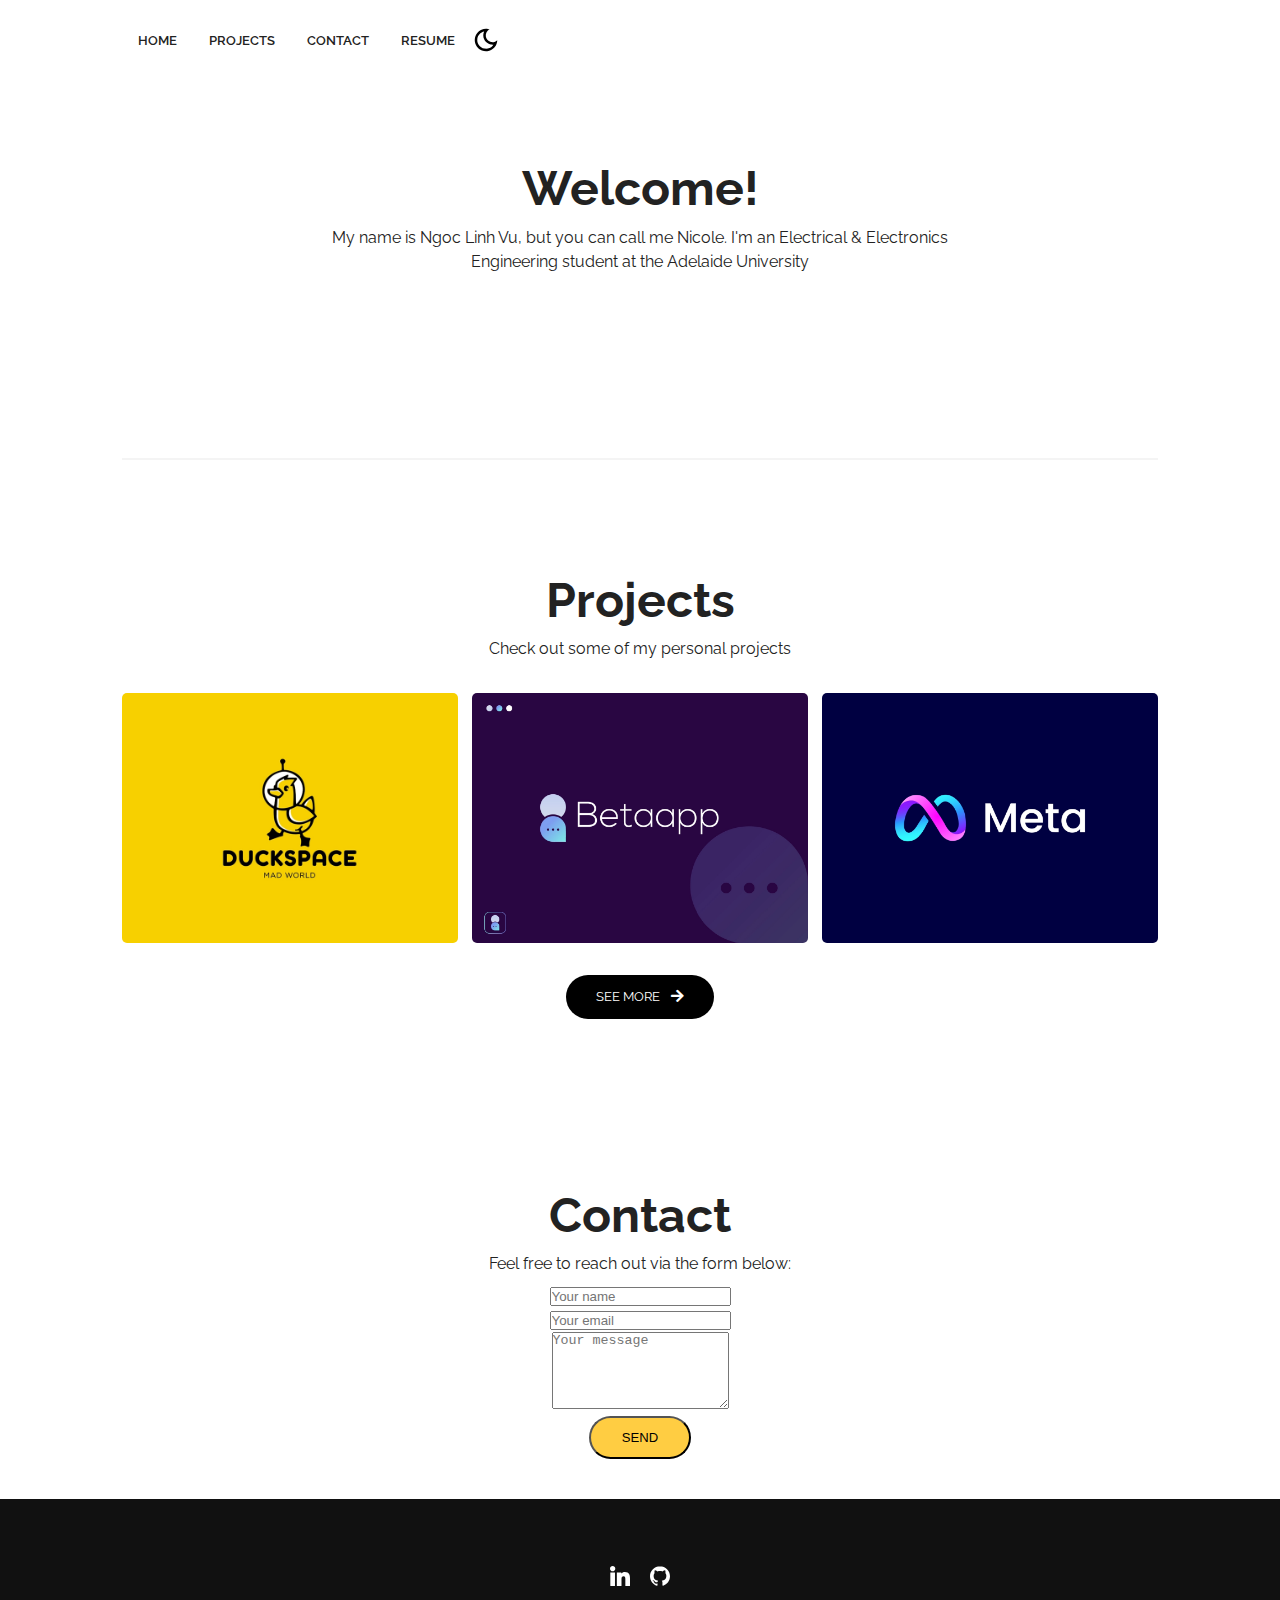
<file: index.html>
<!DOCTYPE html>
<html lang="en">
  <head>
    <meta charset="UTF-8" />
    <meta http-equiv="X-UA-Compatible" content="IE=edge" />
    <meta name="viewport" content="width=device-width, initial-scale=1.0" />
    <title>Nicole Linh's Portfolio</title>
    <meta name="description" content="Portfolio site for Nicole Linh - EEE Student at the University of Adelaide" />

    <!-- Font Awesome Icons -->
    <link
      rel="stylesheet"
      href="https://use.fontawesome.com/releases/v5.15.4/css/all.css"
      crossorigin="anonymous"
    />

    <!-- Custom CSS -->
    <link rel="stylesheet" href="css/style.css" />
    <link rel="stylesheet" href="css/utilities.css" />
  </head>

  <body>
    <header id="hero">
      <nav class="navbar">
        <div class="container">
          <ul class="nav-menu">
            <li><a class="nav-link" href="index.html">HOME</a></li>
            <li><a class="nav-link" href="projects.html">PROJECTS</a></li>
            <li><a class="nav-link" href="index.html#contact">CONTACT</a></li>
            <li><a class="nav-link" href="assets/resume.pdf">RESUME</a></li>

            <div class="theme-switch">
              <input type="checkbox" id="switch" />
              <label class="toggle-icons" for="switch">
                <img class="moon" src="assets/moon.svg" />
                <img class="sun" src="assets/sun.svg" />
              </label>
            </div>
          </ul>

          <div class="hamburger">
            <span class="bar"></span>
            <span class="bar"></span>
            <span class="bar"></span>
          </div>
        </div>
      </nav>

      <section class="header-container">
        <div class="content-text">
          <h2>Welcome!</h2>
          <p>My name is Ngoc Linh Vu, but you can call me Nicole. I'm an Electrical & Electronics Engineering student at the Adelaide University </p>
        </div>
      </section>
    </header>

    <!-- Projects -->
    <section id="projects" class="project-container container">
      <div class="division"></div>
      <div class="content-text">
        <h2>Projects</h2>
        <p>Check out some of my personal projects</p>
      </div>

      <article class="project">
        <!-- Project 1 -->
        <div href="" class="card">
          <div class="project-info">
            <div class="project-bio">
              <h3>Tic-Tac-Toe Game</h3>
              <p> MATLAB-based customizable Tic Tac Toe game supporting two players.</p>
            </div>

            <div class="project-link">
              <a href="https://github.com/nicolelinh06/Tic-Tac-Toe-Game" target="_blank"><i class="fab fa-github"></i></a>
              <a href="https://www.youtube.com/watch?v=GwxEcd-Lvpw" target="_blank"><i class="fas fa-globe"></i></a>
            </div>
          </div>
        </div>

        <!-- Project 2 -->
        <div href="" class="card">
          <div class="project-info">
            <div class="project-bio">
              <h3>Potentiometer Visualization (Python + Arduino)</h3>
              <p>Reads data from a potentiometer using an Arduino Uno, 
                and visualizes it in real-time using VPython</p>
            </div>

            <div class="project-link">
              <a href="https://github.com/nicolelinh06/arduino-pot-vpython-visualization" target="_blank"><i class="fab fa-github"></i></a>
              <a href="https://youtu.be/uk4Phd6y2EA" target="_blank"><i class="fas fa-globe"></i></a>
            </div>
          </div>
        </div>

        <!-- Porject 3 -->
        <div href="" class="card">
          <div class="project-info">
            <div class="project-bio">
              <h3>Personal Website</h3>
              <p>Responsive Website for Projects Showcase</p>
            </div>

            <div class="project-link">
              <a href="https://github.com/nicolelinh06/nicolelinh06.github.io" target="_blank"><i class="fab fa-github"></i></a>
              <a href="https://nicolelinh06.github.io/" target="_blank"><i class="fas fa-globe"></i></a>
            </div>
          </div>
        </div>
      </article>

      <a href="projects.html" class="btn btn-secondary"
        target="_blank" >See More <i class="fas fa-arrow-right"></i
      ></a>
    </section>

    <!-- Contact -->
    <section id="contact" class="container">
      <div class="content-text contact-form">
        <h2>Contact</h2>
        <p>Feel free to reach out via the form below:</p>
        <form action="https://formspree.io/f/xovwzjgj" method="POST">
          <div class="form-group">
            <input type="text" name="name" placeholder="Your name" required />
          </div>
          <div class="form-group">
            <input type="email" name="email" placeholder="Your email" required />
          </div>
          <div class="form-group">
            <textarea name="message" rows="5" placeholder="Your message" required></textarea>
          </div>
        <button type="submit" class="btn btn-primary">Send</button>
        </form>
      </div>
    </section>

    <footer id="footer">
      <div class="container">
        <div class="social">
        <a href="https://linkedin.com/in/vũ-n-1432b813a" target="_blank"><img src="assets/linkedin-icon.svg" alt="LinkedIn" /></a>
        <a href="https://github.com/nicolelinh06" target="_blank"><img src="assets/github-icon.svg" alt="GitHub" /></a>
      </div>
    </footer>
    <script src="js/script.js"></script>
  </body>
</html>
</file>
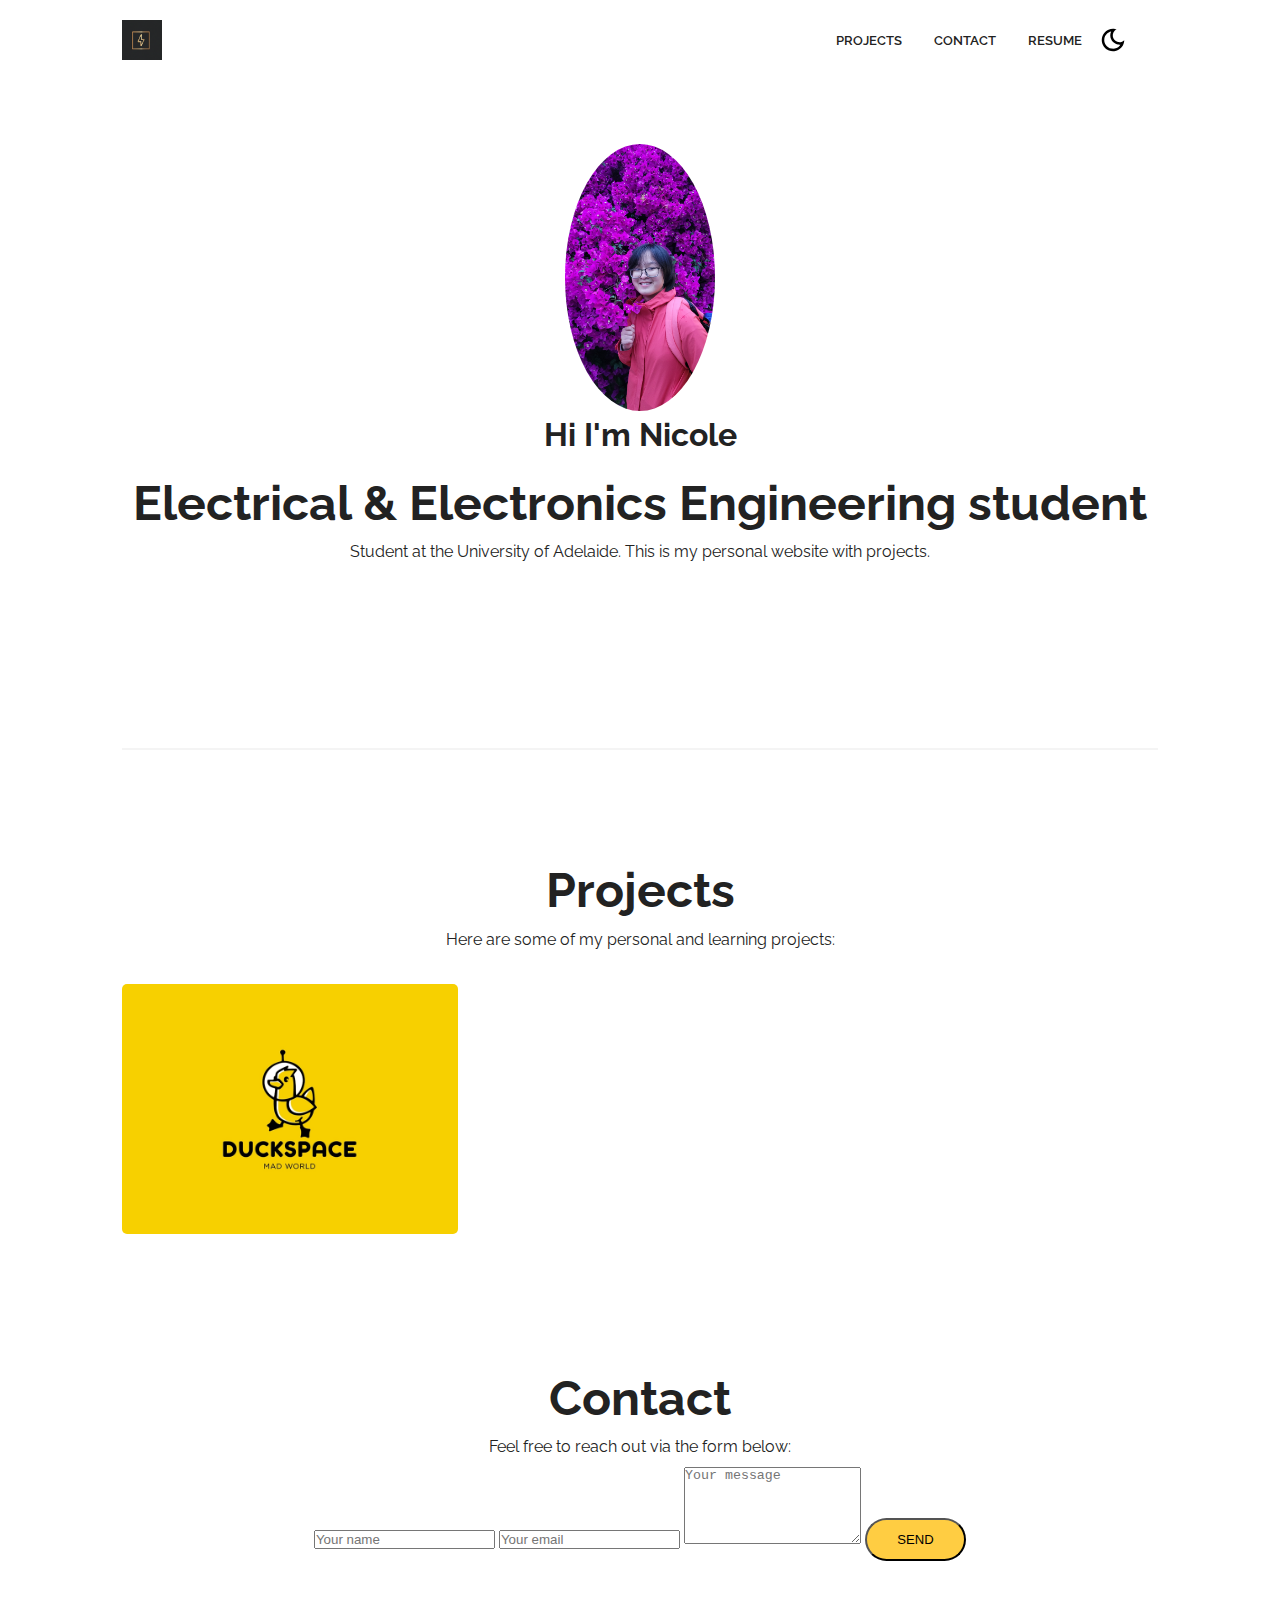
<file: src/index.html>
<!DOCTYPE html>
<html lang="en">
  <head>
    <meta charset="UTF-8" />
    <meta http-equiv="X-UA-Compatible" content="IE=edge" />
    <meta name="viewport" content="width=device-width, initial-scale=1.0" />
    <title>Nicole Linh's Portfolio</title>
    <meta name="description" content="Portfolio site for Nicole Linh - EEE Student at the University of Adelaide" />

    <!-- Favicon (optional) -->
    <link rel="icon" type="image/x-icon" href="assets/favicon/favicon.ico" />

    <!-- Font Awesome Icons -->
    <link
      rel="stylesheet"
      href="https://use.fontawesome.com/releases/v5.15.4/css/all.css"
      crossorigin="anonymous"
    />

    <!-- Custom CSS -->
    <link rel="stylesheet" href="css/style.css" />
    <link rel="stylesheet" href="css/utilities.css" />
  </head>

  <body>
    <header id="hero">
      <nav class="navbar">
        <div class="container">
          <h1 id="logo">
            <a href="#"><img src="assets/logo.png" alt="Logo" /></a>
          </h1>

          <ul class="nav-menu">
            <li><a class="nav-link" href="#projects">PROJECTS</a></li>
            <li><a class="nav-link" href="#contact">CONTACT</a></li>
            <li><a class="nav-link" href="resume.html">RESUME</a></li>

            <div class="theme-switch">
              <input type="checkbox" id="switch" />
              <label class="toggle-icons" for="switch">
                <img class="moon" src="assets/moon.svg" />
                <img class="sun" src="assets/sun.svg" />
              </label>
            </div>
          </ul>

          <div class="hamburger">
            <span class="bar"></span>
            <span class="bar"></span>
            <span class="bar"></span>
          </div>
        </div>
      </nav>

      <section class="header-container">
        <img class="profile-image" src="assets/profile-image.jpg" alt="Nicole Linh" />
        <h1>Hi I'm Nicole</h1>
        <div class="content-text">
          <h2>Electrical & Electronics Engineering student</h2>
          <p>Student at the University of Adelaide. This is my personal website with projects.</p>
        </div>
      </section>
    </header>

    <section id="projects" class="project-container container">
      <div class="division"></div>
      <div class="content-text">
        <h2>Projects</h2>
        <p>Here are some of my personal and learning projects:</p>
      </div>

      <!-- Example Project Card (duplicate for more) -->
      <article class="project">
        <div class="card">
          <div class="project-info">
            <div class="project-bio">
              <h3>Temperature Logger</h3>
              <p>Arduino, DHT11, PySerial</p>
            </div>
            <div class="project-link">
              <a href="https://github.com/AlanTuring06" target="_blank"><i class="fab fa-github"></i></a>
            </div>
          </div>
        </div>
        <!-- Add more projects similarly -->
      </article>
    </section>

    <!-- Contact -->
    <section id="contact" class="container">
      <div class="content-text">
        <h2>Contact</h2>
        <p>Feel free to reach out via the form below:</p>
        <form action="https://formspree.io/f/xovwzjgj" method="POST">
          <input type="text" name="name" placeholder="Your name" required />
          <input type="email" name="email" placeholder="Your email" required />
          <textarea name="message" rows="5" placeholder="Your message" required></textarea>
          <button type="submit" class="btn btn-primary">Send</button>
        </form>
      </div>

      <div class="social">
        <a href="https://linkedin.com/in/vũ-n-1432b813a" target="_blank"><img src="assets/linkedin-icon.svg" alt="LinkedIn" /></a>
        <a href="https://github.com/AlanTuring06" target="_blank"><img src="assets/github-icon.svg" alt="GitHub" /></a>
      </div>
    </section>

    <script src="js/script.js"></script>
  </body>
</html>
</file>
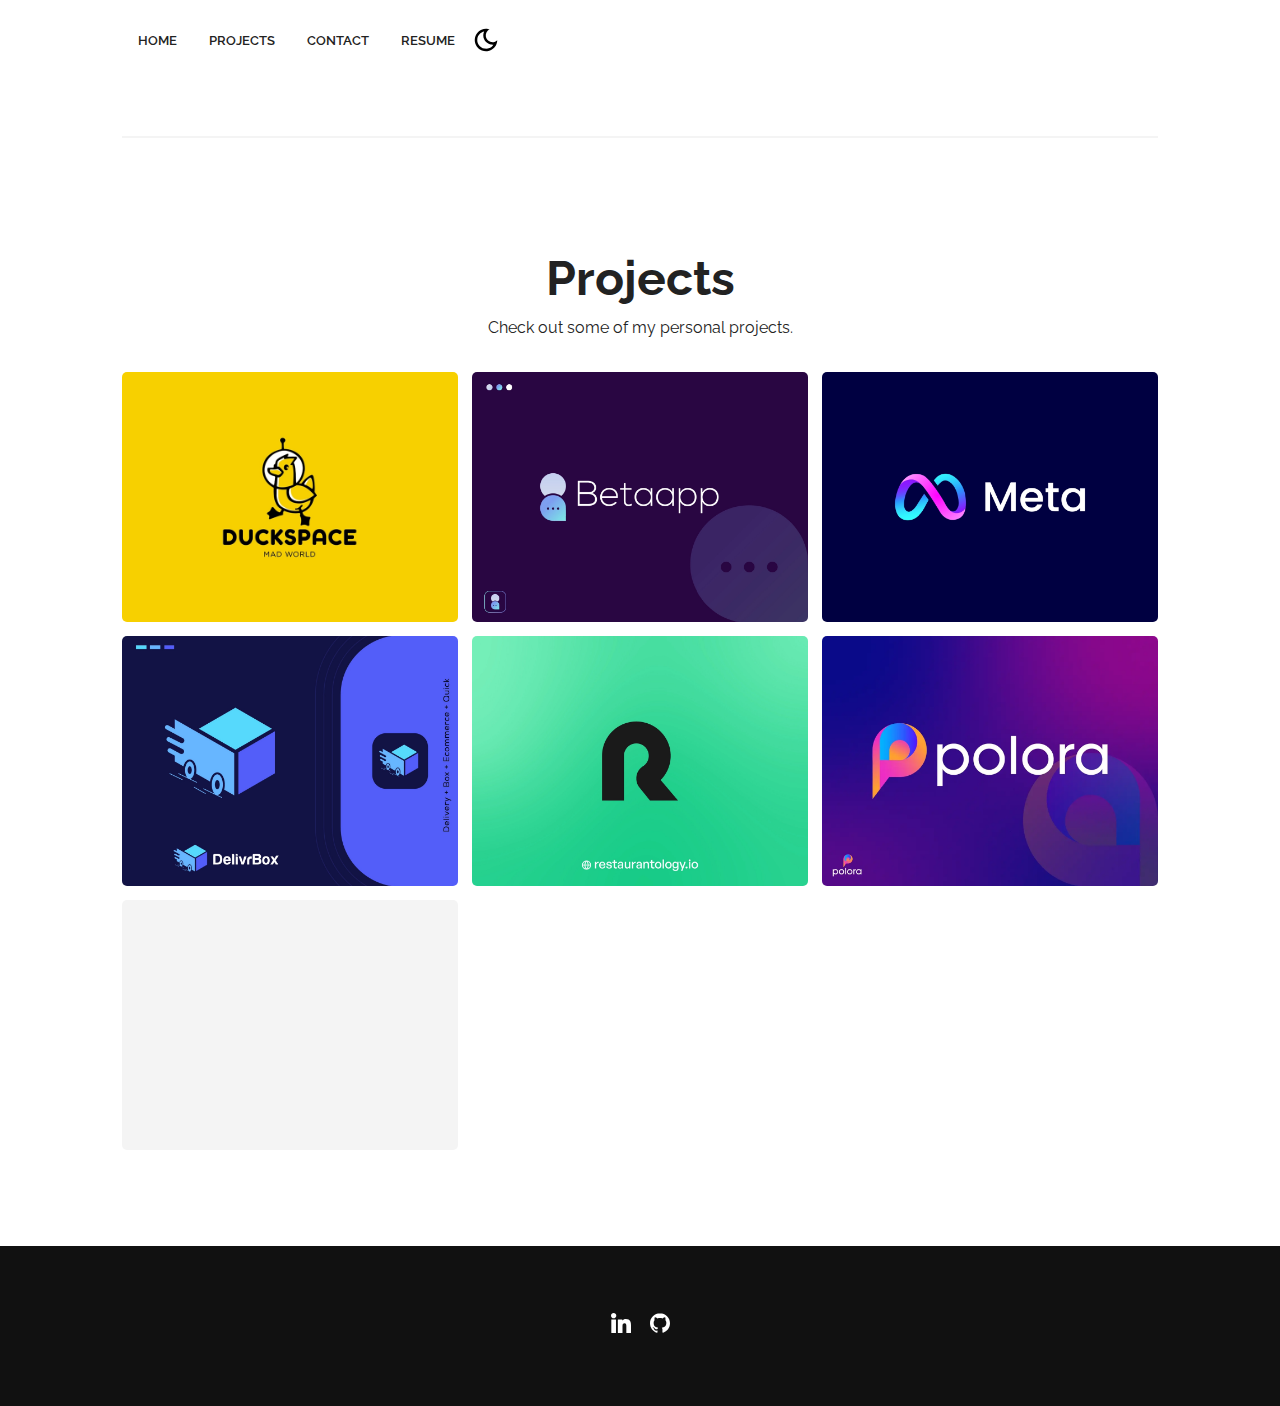
<file: projects.html>
<!DOCTYPE html>
<html lang="en">
  <head>
    <meta charset="UTF-8" />
    <meta http-equiv="X-UA-Compatible" content="IE=edge" />
    <meta name="viewport" content="width=device-width, initial-scale=1.0" />
    <title>Nicole Linh's Projects</title>
    <meta
      name="description"
      content="Projects by Nicole Linh - Electrical & Electronics Engineering Student at the University of Adelaide"
    />

    <!-- Font Awesome Icons -->
    <link
      rel="stylesheet"
      href="https://use.fontawesome.com/releases/v5.15.4/css/all.css"
      crossorigin="anonymous"
    />

    <!-- Custom CSS -->
    <link rel="stylesheet" href="css/style.css" />
    <link rel="stylesheet" href="css/utilities.css" />
  </head>

  <body>
    <body>
    <header id="hero">
      <nav class="navbar">
        <div class="container">
          <ul class="nav-menu">
            <li><a class="nav-link" href="index.html">HOME</a></li>
            <li><a class="nav-link" href="projects.html">PROJECTS</a></li>
            <li><a class="nav-link" href="index.html#contact">CONTACT</a></li>
            <li><a class="nav-link" href="assets/resume.pdf">RESUME</a></li>

            <div class="theme-switch">
              <input type="checkbox" id="switch" />
              <label class="toggle-icons" for="switch">
                <img class="moon" src="assets/moon.svg" />
                <img class="sun" src="assets/sun.svg" />
              </label>
            </div>
          </ul>

          <div class="hamburger">
            <span class="bar"></span>
            <span class="bar"></span>
            <span class="bar"></span>
          </div>
        </div>
      </nav>
    </header>

    <!-- Projects -->
    <section id="projects" class="project-container container">
      <div class="division"></div>
      <div class="content-text">
        <h2>Projects</h2>
        <p> Check out some of my personal projects. </p>
      </div>

      <article class="project">
        <!-- Project 1 -->
        <div href="" class="card">
          <div class="project-info">
            <div class="project-bio">
              <h3>Tic-Tac-Toe Game</h3>
              <p> MATLAB-based customizable Tic Tac Toe game supporting two players.</p>
            </div>

            <div class="project-link">
              <a href="https://github.com/nicolelinh06/Tic-Tac-Toe-Game" target="_blank"><i class="fab fa-github"></i></a>
              <a href="https://www.youtube.com/watch?v=GwxEcd-Lvpw" target="_blank"><i class="fas fa-globe"></i></a>
            </div>
          </div>
        </div>

        <!-- Project 2 -->
        <div href="" class="card">
          <div class="project-info">
            <div class="project-bio">
              <h3>Potentiometer Visualization (Python + Arduino)</h3>
              <p>Reads data from a potentiometer using an Arduino Uno, 
                and visualizes it in real-time using VPython</p>
            </div>

            <div class="project-link">
              <a href="https://github.com/nicolelinh06/arduino-pot-vpython-visualization" target="_blank"><i class="fab fa-github"></i></a>
              <a href="https://youtu.be/uk4Phd6y2EA" target="_blank"><i class="fas fa-globe"></i></a>
            </div>
          </div>
        </div>

        <!-- Porject 3 -->
        <div href="" class="card">
          <div class="project-info">
            <div class="project-bio">
              <h3>Personal Website</h3>
              <p>Responsive Website for Projects Showcase</p>
            </div>

            <div class="project-link">
              <a href="https://github.com/nicolelinh06/nicolelinh06.github.io" target="_blank"><i class="fab fa-github"></i></a>
              <a href="https://nicolelinh06.github.io/" target="_blank"><i class="fas fa-globe"></i></a>
            </div>
          </div>
        </div>
        
        <!-- Project 4 -->
        <div href="" class="card">
          <div class="project-info">
            <div class="project-bio">
              <h3>Project Four</h3>
              <p>Nothing Yet</p>
            </div>

            <div class="project-link">
              <a href="#" target="_blank"><i class="fab fa-github"></i></a>
              <a href="#" target="_blank"><i class="fas fa-globe"></i></a>
            </div>
          </div>
        </div>

        <!-- Project 5 -->
        <div href="" class="card">
          <div class="project-info">
            <div class="project-bio">
              <h3>Project Five</h3>
              <p>Nothing Yet</p>
            </div>

            <div class="project-link">
              <a href="#" target="_blank"><i class="fab fa-github"></i></a>
              <a href="#" target="_blank"><i class="fas fa-globe"></i></a>
            </div>
          </div>
        </div>

        <!-- Project 6 -->
        <div href="" class="card">
          <div class="project-info">
            <div class="project-bio">
              <h3>Project Six</h3>
              <p>Nothing Yet</p>
            </div>

            <div class="project-link">
              <a href="#" target="_blank"><i class="fab fa-github"></i></a>
              <a href="#" target="_blank"><i class="fas fa-globe"></i></a>
            </div>
          </div>
        </div>

        <!-- Project 7 -->
        <div href="" class="card">
          <div class="project-info">
            <div class="project-bio">
              <h3>Project Seven</h3>
              <p>Nothing Yet</p>
            </div>

            <div class="project-link">
              <a href="#" target="_blank"><i class="fab fa-github"></i></a>
              <a href="#" target="_blank"><i class="fas fa-globe"></i></a>
            </div>
          </div>
        </div>
      </article>
    </section>

    <footer id="footer">
      <div class="container">
        <div class="social">
          <a href="https://linkedin.com/in/vũ-n-1432b813a" target="_blank"
            ><img src="assets/linkedin-icon.svg" alt="LinkedIn" />
          </a>
          <a href="https://github.com/nicolelinh06" target="_blank"
            ><img src="assets/github-icon.svg" alt="GitHub" />
          </a>
        </div>
      </div>
    </footer>

    <script src="js/script.js"></script>
  </body>
</html>
</file>
<file: css/style.css>
/* This is the required project styling. Will contain essential CSS styles like:
   * Flex property
   * Grid layout
   * Cards and sections
*/

@import url(https://fonts.googleapis.com/css?family=Raleway:100,200,300,regular,500,600,700,800,900,100italic,200italic,300italic,italic,500italic,600italic,700italic,800italic,900italic);

/* variables */
:root {
  /* Colors */
  --primary-color: #ffcd42;
  --secondary-color: #ffd35c;
  --bg-primary: #ffffff;
  --text-color: #222222;
  --text-color-two: #ffffff;
  --bg-secondary: #000000;
  --card-background: #f4f4f4;
  --bg-secondary-two: #111111;

  --shadow: 0 10px 40px rgba(0, 0, 0, 0.2);

  /* Font Weight */
  --weight-small: 400;
  --weight-semibold: 600;
  --weight-bold: 800;

  /* Max width */
  --width-small: 600px;
  --width-medium: 1100px;
  --width-large: 1300px;
}

[data-theme="dark"] {
  --primary-color: #ffcd42;
  --secondary-color: #ffd35c;
  --bg-primary: #000000;
  --text-color: #ffffff;
  --text-color-two: #222222;
  --bg-secondary: #ffffff;
  --card-background: #111111;
  --bg-secondary-two: #f4f4f4;
  --shadow: 0 2px 10px rgba(95, 95, 95, 0.2);
}

html {
  font-size: 100%;
  scroll-behavior: smooth;
}

/* Reset default styling */
* {
  margin: 0;
  padding: 0;
  box-sizing: border-box;
}

ul {
  list-style: none;
}

a {
  text-decoration: none;
  color: var(--text-color);
}

/* Main styling */
body {
  background: var(--bg-primary);
  color: var(--text-color);
  font-family: "Raleway", sans-serif;
  line-height: 1.5;
}

/* Navbar */
.navbar {
  position: fixed;
  top: 0;
  left: 0;
  right: 0;
  z-index: 20;
  background: var(--bg-primary);
}

.navbar .container {
  display: flex;
  align-items: center;
  justify-content: space-between;
  z-index: 20;
  height: 80px;
  width: 100%;
}

.navbar .nav-menu {
  display: flex;
  align-items: center;
  background: var(--bg-primary);
}

.navbar .nav-link {
  margin: 0 1rem;
  font-size: 0.8rem;
  font-weight: var(--weight-semibold);
}

.navbar #logo img {
  display: block;
  width: 40px;
}

.navbar .btn {
  margin-right: 1.5rem;
}

.fas.fa-arrow-right {
  margin-left: 0.5rem;
  font-size: 0.9rem;
}

/* hamburger */
.hamburger {
  margin-bottom: 0.1rem;
  display: none;
}

.bar {
  display: block;
  width: 23px;
  height: 3px;
  margin: 4px auto;
  transition: all 0.3s ease-in-out;
  border-radius: 30px;
  background-color: var(--bg-secondary);
}

/* Hero section */
#hero {
  display: flex;
  flex-direction: column;
  height: 100%;
}

.profile-image {
  width: 150px;
  border-radius: 50%;
  animation: bounce 1s infinite alternate;
}

@keyframes bounce {
  from {
    transform: translateY(0px);
  }

  to {
    transform: translateY(-10px);
  }
}

.division {
  width: 100%;
  height: 2px;
  background-color: var(--card-background);
  margin: 5.5rem 0;
}
/* Projects */
#projects {
  display: flex;
  flex-direction: column;
  margin: 2rem auto 5rem;
}

#projects .btn {
  align-self: center;
  margin: 2rem 0;
}

.project {
  display: grid;
  grid-template-columns: repeat(3, 1fr);
  grid-auto-rows: minmax(250px, auto);
  grid-gap: 0.9rem;
}

.card .project-bio p {
  font-size: 0.83rem;
}

.card .project-bio h3 {
  font-size: 0.9rem;
}

.project-info {
  display: flex;
  justify-content: space-between;
  opacity: 0;
  position: relative;
  transition: 0.5s ease-in-out;
}

.project-bio {
  display: flex;
  flex-direction: column;
  justify-content: flex-end;
  position: relative;
  top: 160px;
  left: 10px;
}

/* Footer */
#footer {
  background: #111111;
}

#footer .container {
  display: flex;
  flex-direction: column;
  align-items: center;
  justify-content: center;
  color: #ffffff;
  min-height: 160px;
  text-align: center;
}

#footer a {
  font-size: 0.8rem;
  color: #fff;
}

#footer a:hover {
  opacity: 0.6;
}

#footer .social {
  margin: 0.9rem 0;
}

#footer .social img {
  width: 20px;
  height: 20px;
}

#footer .social a {
  margin: 0 0.5rem;
}

#footer p {
  font-size: 0.8rem;
}

/* Responsiveness */

@media (max-width: 1000px) {
  .project {
    display: grid;
    grid-template-columns: repeat(2, 1fr);
  }
}

@media (max-width: 768px) {
}

@media (max-width: 670px) {
  .navbar .nav-menu {
    position: fixed;
    right: -100vw;
    top: 4.5rem;
    flex-direction: column;
    width: calc(80% - 10px);
    transition: 0.3s;
    box-shadow: var(--shadow);
    padding: 2rem;
    border-radius: 5px;
    align-items: flex-start;
  }

  .navbar .btn {
    margin: 0;
    margin-top: 1rem;
  }

  .nav-menu.active {
    right: 20px;
  }

  .nav-menu .nav-link {
    font-size: 0.9rem;
    margin: 0 0.2rem;
  }

  .nav-menu li {
    margin-bottom: 0.5rem;
    width: 100%;
  }

  .nav-menu .btn {
    width: 100%;
    text-align: center;
    margin-top: 0.5rem;
  }

  .hamburger {
    display: block;
    cursor: pointer;
    padding: 0.2rem 0.4rem;
  }

  .hamburger.active {
    border: 1px dotted gray;
  }

  .hamburger.active .bar:nth-child(2) {
    opacity: 0;
  }

  .hamburger.active .bar:nth-child(1) {
    transform: translateY(6px) rotate(45deg);
  }

  .hamburger.active .bar:nth-child(3) {
    transform: translateY(-8px) rotate(-45deg);
  }
}

@media (max-width: 600px) {
  .project {
    display: grid;
    grid-template-columns: 1fr;
  }

  .header-container .btn {
    border-radius: 5px;
    width: 80%;
  }
}
</file>
<file: css/utilities.css>
/* ?This is where reusable styling of this template will be. 
   !Will contain things like:
   * Button styling
   * Background color styling
   * padding and margin
*/

.container {
  max-width: var(--width-medium);
  margin: 0 auto;
  padding: 1rem 2rem;
}

h1::selection,
h2::selection {
  color: #111;
  background: var(--primary-color);
}

/* Buttons */
.btn {
  display: inline-block;
  padding: 0.75rem 1.9rem;
  border-radius: 30px;
  text-transform: uppercase;
  font-size: 0.82rem;
  transition: 0.3s;
}

.btn-primary {
  background: var(--primary-color);
  color: #000000;
}

.btn-secondary {
  margin: 5px 0;
  background-color: var(--bg-secondary);
  color: var(--bg-primary);
}

/* add hover to resume button */
.btn-primary:hover {
  background: var(--secondary-color);
}

/* Dark mode toggle */
#switch {
  display: none;
}

.toggle-icons {
  display: flex;
  justify-content: space-between;
  align-items: center;
  cursor: pointer;
}

.toggle-icons > img {
  transition: 0.6s cubic-bezier(0.23, 1, 0.32, 1);
  width: 30px;
}

.moon {
  transform: rotate(10deg);
}

#switch:checked + .toggle-icons .moon {
  transform: rotate(250deg);
}

#switch:checked + .toggle-icons .sun {
  transform: rotate(100deg);
}

/* Header Container */
.header-container {
  display: flex;
  flex-direction: column;
  align-items: center;
  justify-content: center;
  margin-top: 8rem;
  padding: 1rem;
}

.header-container > div {
  margin-top: 1rem;
}

.content-text {
  text-align: center;
  margin: 1.5rem 0;
}

.content-text h2 {
  font-size: 3rem;
  line-height: 1.2;
  transition: 0.2s ease-in-out;
}

.content-text p {
  padding: 0.5rem;
  margin: 0 auto;
  max-width: 700px;
}

/* Project cards */
.card {
  padding: 1rem;
  background: var(--card-background);
  color: #ffffff;
  border-radius: 5px;
  transition: 0.4s ease-in-out;
  cursor: pointer;
}

.card a {
  color: #ffffff;
  transition: 0.25s ease-in-out;
  font-size: 1.1rem;
  margin-right: 0.3rem;
}

.card a:hover {
  color: var(--primary-color);
}

.card:hover {
  box-shadow: inset 0 100px 1000px 10px rgba(0, 0, 0, 0.8);
}

.card:hover .project-info {
  opacity: 1;
}

/* Project Images */

/* project 1 */
.card:nth-child(1) {
  background: url(../assets/project/project-one.png) center center/cover;
}

/* Project 2 */
.card:nth-child(2) {
  background: url(../assets/project/project-two.png) center center/cover;
}

/* Project 3 */
.card:nth-child(3) {
  background: url(../assets/project/project-three.png) center center/cover;
}

/* Project 4 */
.card:nth-child(4) {
  background: url(../assets/project/project-four.png) center center/cover;
}

/* Project 5 */
.card:nth-child(5) {
  background: url(../assets/project/project-five.png) center center/cover;
}

/* Project 6 */
.card:nth-child(6) {
  background: url(../assets/project/project-six.png) center center/cover;
}

/* Media Queries */
@media (max-width: 768px) {
  .header-container {
    margin-top: 7rem;
    text-align: center;
  }

  .content-text h2 {
    font-size: 2.5rem;
  }
}
</file>
<file: src/css/style.css>
/* This is the required project styling. Will contain essential CSS styles like:
   * Flex property
   * Grid layout
   * Cards and sections
*/

@import url(https://fonts.googleapis.com/css?family=Raleway:100,200,300,regular,500,600,700,800,900,100italic,200italic,300italic,italic,500italic,600italic,700italic,800italic,900italic);

/* variables */
:root {
  /* Colors */
  --primary-color: #ffcd42;
  --secondary-color: #ffd35c;
  --bg-primary: #ffffff;
  --text-color: #222222;
  --text-color-two: #ffffff;
  --bg-secondary: #000000;
  --card-background: #f4f4f4;
  --bg-secondary-two: #111111;

  --shadow: 0 10px 40px rgba(0, 0, 0, 0.2);

  /* Font Weight */
  --weight-small: 400;
  --weight-semibold: 600;
  --weight-bold: 800;

  /* Max width */
  --width-small: 600px;
  --width-medium: 1100px;
  --width-large: 1300px;
}

[data-theme="dark"] {
  --primary-color: #ffcd42;
  --secondary-color: #ffd35c;
  --bg-primary: #000000;
  --text-color: #ffffff;
  --text-color-two: #222222;
  --bg-secondary: #ffffff;
  --card-background: #111111;
  --bg-secondary-two: #f4f4f4;
  --shadow: 0 2px 10px rgba(95, 95, 95, 0.2);
}

html {
  font-size: 100%;
  scroll-behavior: smooth;
}

/* Reset default styling */
* {
  margin: 0;
  padding: 0;
  box-sizing: border-box;
}

ul {
  list-style: none;
}

a {
  text-decoration: none;
  color: var(--text-color);
}

/* Main styling */
body {
  background: var(--bg-primary);
  color: var(--text-color);
  font-family: "Raleway", sans-serif;
  line-height: 1.5;
}

/* Navbar */
.navbar {
  position: fixed;
  top: 0;
  left: 0;
  right: 0;
  z-index: 20;
  background: var(--bg-primary);
}

.navbar .container {
  display: flex;
  align-items: center;
  justify-content: space-between;
  z-index: 20;
  height: 80px;
  width: 100%;
}

.navbar .nav-menu {
  display: flex;
  align-items: center;
  background: var(--bg-primary);
}

.navbar .nav-link {
  margin: 0 1rem;
  font-size: 0.8rem;
  font-weight: var(--weight-semibold);
}

.navbar #logo img {
  display: block;
  width: 40px;
}

.navbar .btn {
  margin-right: 1.5rem;
}

.fas.fa-arrow-right {
  margin-left: 0.5rem;
  font-size: 0.9rem;
}

/* hamburger */
.hamburger {
  margin-bottom: 0.1rem;
  display: none;
}

.bar {
  display: block;
  width: 23px;
  height: 3px;
  margin: 4px auto;
  transition: all 0.3s ease-in-out;
  border-radius: 30px;
  background-color: var(--bg-secondary);
}

/* Hero section */
#hero {
  display: flex;
  flex-direction: column;
  height: 100%;
}

.profile-image {
  width: 150px;
  border-radius: 50%;
  animation: bounce 1s infinite alternate;
}

@keyframes bounce {
  from {
    transform: translateY(0px);
  }

  to {
    transform: translateY(-10px);
  }
}

.division {
  width: 100%;
  height: 2px;
  background-color: var(--card-background);
  margin: 5.5rem 0;
}
/* Projects */
#projects {
  display: flex;
  flex-direction: column;
  margin: 2rem auto 5rem;
}

#projects .btn {
  align-self: center;
  margin: 2rem 0;
}

.project {
  display: grid;
  grid-template-columns: repeat(3, 1fr);
  grid-auto-rows: minmax(250px, auto);
  grid-gap: 0.9rem;
}

.card .project-bio p {
  font-size: 0.83rem;
}

.card .project-bio h3 {
  font-size: 0.9rem;
}

.project-info {
  display: flex;
  justify-content: space-between;
  opacity: 0;
  position: relative;
  transition: 0.5s ease-in-out;
}

.project-bio {
  display: flex;
  flex-direction: column;
  justify-content: flex-end;
  position: relative;
  top: 160px;
  left: 10px;
}

/* Footer */
#footer {
  background: #111111;
}

#footer .container {
  display: flex;
  flex-direction: column;
  align-items: center;
  justify-content: center;
  color: #ffffff;
  min-height: 160px;
  text-align: center;
}

#footer a {
  font-size: 0.8rem;
  color: #fff;
}

#footer a:hover {
  opacity: 0.6;
}

#footer .social {
  margin: 0.9rem 0;
}

#footer .social img {
  width: 20px;
  height: 20px;
}

#footer .social a {
  margin: 0 0.5rem;
}

#footer p {
  font-size: 0.8rem;
}

/* Responsiveness */

@media (max-width: 1000px) {
  .project {
    display: grid;
    grid-template-columns: repeat(2, 1fr);
  }
}

@media (max-width: 768px) {
}

@media (max-width: 670px) {
  .navbar .nav-menu {
    position: fixed;
    right: -100vw;
    top: 4.5rem;
    flex-direction: column;
    width: calc(80% - 10px);
    transition: 0.3s;
    box-shadow: var(--shadow);
    padding: 2rem;
    border-radius: 5px;
    align-items: flex-start;
  }

  .navbar .btn {
    margin: 0;
    margin-top: 1rem;
  }

  .nav-menu.active {
    right: 20px;
  }

  .nav-menu .nav-link {
    font-size: 0.9rem;
    margin: 0 0.2rem;
  }

  .nav-menu li {
    margin-bottom: 0.5rem;
    width: 100%;
  }

  .nav-menu .btn {
    width: 100%;
    text-align: center;
    margin-top: 0.5rem;
  }

  .hamburger {
    display: block;
    cursor: pointer;
    padding: 0.2rem 0.4rem;
  }

  .hamburger.active {
    border: 1px dotted gray;
  }

  .hamburger.active .bar:nth-child(2) {
    opacity: 0;
  }

  .hamburger.active .bar:nth-child(1) {
    transform: translateY(6px) rotate(45deg);
  }

  .hamburger.active .bar:nth-child(3) {
    transform: translateY(-8px) rotate(-45deg);
  }
}

@media (max-width: 600px) {
  .project {
    display: grid;
    grid-template-columns: 1fr;
  }

  .header-container .btn {
    border-radius: 5px;
    width: 80%;
  }
}
</file>
<file: src/css/utilities.css>
/* ?This is where reusable styling of this template will be. 
   !Will contain things like:
   * Button styling
   * Background color styling
   * padding and margin
*/

.container {
  max-width: var(--width-medium);
  margin: 0 auto;
  padding: 1rem 2rem;
}

h1::selection,
h2::selection {
  color: #111;
  background: var(--primary-color);
}

/* Buttons */
.btn {
  display: inline-block;
  padding: 0.75rem 1.9rem;
  border-radius: 30px;
  text-transform: uppercase;
  font-size: 0.82rem;
  transition: 0.3s;
}

.btn-primary {
  background: var(--primary-color);
  color: #000000;
}

.btn-secondary {
  margin: 5px 0;
  background-color: var(--bg-secondary);
  color: var(--bg-primary);
}

/* add hover to resume button */
.btn-primary:hover {
  background: var(--secondary-color);
}

/* Dark mode toggle */
#switch {
  display: none;
}

.toggle-icons {
  display: flex;
  justify-content: space-between;
  align-items: center;
  cursor: pointer;
}

.toggle-icons > img {
  transition: 0.6s cubic-bezier(0.23, 1, 0.32, 1);
  width: 30px;
}

.moon {
  transform: rotate(10deg);
}

#switch:checked + .toggle-icons .moon {
  transform: rotate(250deg);
}

#switch:checked + .toggle-icons .sun {
  transform: rotate(100deg);
}

/* Header Container */
.header-container {
  display: flex;
  flex-direction: column;
  align-items: center;
  justify-content: center;
  margin-top: 8rem;
  padding: 1rem;
}

.header-container > div {
  margin-top: 1rem;
}

.content-text {
  text-align: center;
  margin: 1.5rem 0;
}

.content-text h2 {
  font-size: 3rem;
  line-height: 1.2;
  transition: 0.2s ease-in-out;
}

.content-text p {
  padding: 0.5rem;
  margin: 0 auto;
  max-width: 700px;
}

/* Project cards */
.card {
  padding: 1rem;
  background: var(--card-background);
  color: #ffffff;
  border-radius: 5px;
  transition: 0.4s ease-in-out;
  cursor: pointer;
}

.card a {
  color: #ffffff;
  transition: 0.25s ease-in-out;
  font-size: 1.1rem;
  margin-right: 0.3rem;
}

.card a:hover {
  color: var(--primary-color);
}

.card:hover {
  box-shadow: inset 0 100px 1000px 10px rgba(0, 0, 0, 0.8);
}

.card:hover .project-info {
  opacity: 1;
}

/* Project Images */

/* project 1 */
.card:nth-child(1) {
  background: url(../assets/project/project-one.png) center center/cover;
}

/* Project 2 */
.card:nth-child(2) {
  background: url(../assets/project/project-two.png) center center/cover;
}

/* Project 3 */
.card:nth-child(3) {
  background: url(../assets/project/project-three.png) center center/cover;
}

/* Project 4 */
.card:nth-child(4) {
  background: url(../assets/project/project-four.png) center center/cover;
}

/* Project 5 */
.card:nth-child(5) {
  background: url(../assets/project/project-five.png) center center/cover;
}

/* Project 6 */
.card:nth-child(6) {
  background: url(../assets/project/project-six.png) center center/cover;
}

/* Media Queries */
@media (max-width: 768px) {
  .header-container {
    margin-top: 7rem;
    text-align: center;
  }

  .content-text h2 {
    font-size: 2.5rem;
  }
}
</file>
